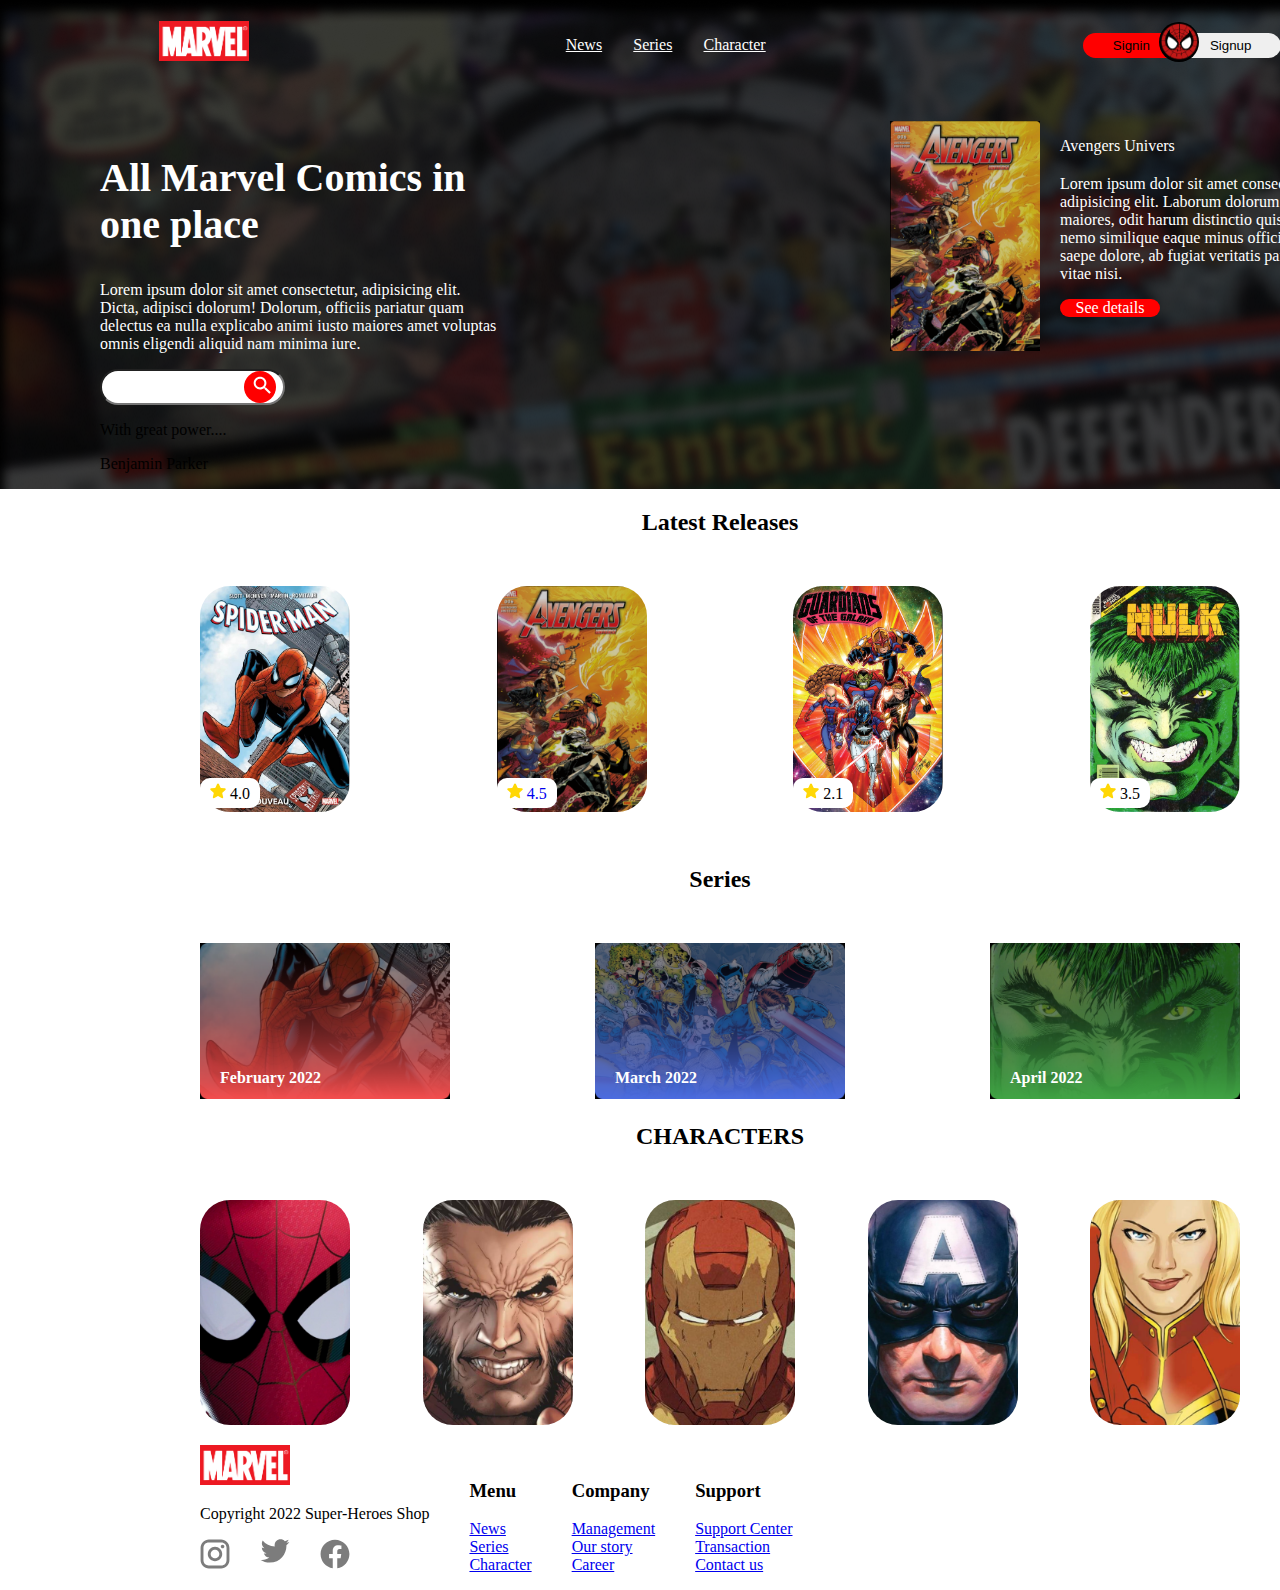
<file: index.html>
<!DOCTYPE html>
<html lang="en">
<head>
    <meta charset="UTF-8">
    <meta http-equiv="X-UA-Compatible" content="IE=edge">
    <meta name="viewport" content="width=device-width, initial-scale=1.0">
    <title>Marvel shop</title>
    <link rel="stylesheet" href="style.css">
</head>
<body>
    <header class="header">
        <nav class="navigation">
            <h1 class="main-title">
                <a href="https://www.google.com/" target="_blank">
                    <img src="images/marvel-logo.png" width="90" height="40" alt="marvel-logo">
                </a>
            </h1>
            <ul class="nav-menu">
                <li>
                    <a class="nav-menu__link" href="#news">News</a>
                </li>
                <li>
                    <a class="nav-menu__link" href="#series">Series</a>
                </li>
                <li>
                    <a class="nav-menu__link" href="#character">Character</a>
                </li>
            </ul>
            <div class="auth-wrapper">
                <button class="signin-button btn">Signin</button>
                <button class="signup-button btn">Signup</button>
                <img class="spider-man-logo" src="./images/spider-man-logo.png" width="40" alt="spider-man-logo">
            </div>
        </nav>
       <div class="header-content__wrapper">
            <div class="header-title__wrapper">
                <h2 class="header-title">All Marvel Comics in one place</h2>
                <p class="header-title__description">Lorem ipsum dolor sit amet consectetur, adipisicing elit. Dicta, adipisci dolorum! Dolorum, officiis pariatur quam delectus ea nulla explicabo animi iusto maiores amet voluptas omnis eligendi aliquid nam minima iure.</p>
                <div class="input__wrapper">
                    <input class="search-input" type="text">
                    <button class="search-button">
                        <img src="images/svg/magnifying-glass.svg" width="25" alt="search icon">
                    </button>
                </div>
                <p>With great power....</p>
                <p>Benjamin Parker</p>
            </div>
            
            <div class="universe__wrapper">
                <img class="universe__image" width="150" height="230" src="images/avengerspng.png" alt="avenger picture">
                <div class="universe__desccription--wrapper">
                    <p class="universe__title">Avengers Univers</p>
                    <p class="universe__description">Lorem ipsum dolor sit amet consectetur adipisicing elit. Laborum dolorum modi maiores, odit harum distinctio quisquam nemo similique eaque minus officia? Eum saepe dolore, ab fugiat veritatis pariatur vitae nisi.</p>
                    <div class="link__wrapper">
                        <a class="universe__link" href="#">See details</a>
                    </div>
                </div>
            </div>
       </div>
    </header>

    <main>
        <section id="news" class="news">
            <h2 class="releases__title">Latest Releases</h2>
            <ul class="releases__wrapper">
                <li class="releases__item">
                    <img class="releases__picture" width="150" height="226" src="images/spider-man.png" alt="spider man release">
                    <div class="rating__wrapper">
                        <img src="images/svg/star.svg" alt="rating star">
                        <span>4.0</span>
                    </div>
                </li>
                
                <li class="releases__item">
                    <a href="./avengers.html">
                    <img class="releases__picture" width="150" height="226" src="images/avengerspng.png" alt="avengers release">
                    <div class="rating__wrapper">
                        <img src="images/svg/star.svg" alt="rating star">
                        <span>4.5</span>
                    </div>
                </a>
                </li class="releases__item">
                <li class="releases__item">
                    <img class="releases__picture" width="150" height="226" src="images/guardians.png" alt="guardians release">
                    <div class="rating__wrapper">
                        <img src="images/svg/star.svg" alt="rating star">
                        <span>2.1</span>
                    </div>
                </li>
                <li class="releases__item">
                    <img class="releases__picture" width="150" height="226" src="images/hulk.png" alt="hulk release">
                    <div class="rating__wrapper">
                        <img src="images/svg/star.svg" alt="rating star">
                        <span>3.5</span>
                    </div>
                </li>
            </ul>
        </section>
        <section id="series">
            <h2 class="series__title">Series</h2>
            <ul class="series__news">
                <li class="series__news--item">
                    <a class="series__link" href="#">
                        <img class="series__picture" width="250" src="images/february.png" alt="february">
                        <p class="series__news--description">February 2022</p>
                    </a>
                </li>
                <li class="series__news--item">
                    <a class="series__link" href="#">
                        <img class="series__picture" width="250" src="images/march.png" alt="march">
                        <p class="series__news--description">March 2022</p>
                    </a>
                </li>
            <li class="series__news--item">
                <a class="series__link" href="#">
                    <img class="series__picture" src="images/april.png" width="250" alt="april">
                    <p class="series__news--description">April 2022</p>
                </a>
            </li>
            </ul>
        </section>
        <section id="character">
            <h2 class="character__title">CHARACTERS</h2>
            <ul class="character__list">
                <li class="character__list--item">
                    <img class="character__image" width="150" src="images\char-spider.png" alt="spider man">
                    <p class="character__description">Spider man</p>
                </li>
                <li class="character__list--item">
                    <img class="character__image" width="150" src="images/char-wolverine.png" alt="wolverine">
                    <p class="character__description">Wolverine</p>
                </li>
                <li class="character__list--item">
                    <img class="character__image" width="150" src="images/char-iron-man.png" alt="iron man">
                    <p class="character__description">Iron man</p>
                </li>
                <li class="character__list--item">
                    <img class="character__image" width="150" src="images/char-captain-america.png" alt="captain america">
                    <p class="character__description">Captain-america</p>
                </li>
                <li class="character__list--item">
                    <img class="character__image" width="150" src="images/char-captain-marvel.png" alt="captain-marvel">
                    <p class="character__description">Captain marvel</p>
                </li>
            </ul>
        </section>
    </main>
    <footer class="footer">
        <div class="social-icon__wrapper">
            <img src="images/marvel-logo.png" width="90" height="40" alt="marvel-logo">
            <p>Copyright 2022 Super-Heroes Shop</p>
            <ul class="social-icon__list">
                <li>
                    <img width="30" src="images/svg/instagram.svg" alt="instagram">
                </li>
                <li>
                    <img width="30" src="images/svg/twitter.svg" alt="twitter">
                </li>
                <li>
                    <img width="30" src="images/svg/facebook.svg" alt="facebook">
                </li>
            </ul>
        </div>
        <ul>
            <h3>Menu</h3>
            <li><a href="#news">News</a></li>
            <li><a href="#series">Series</a></li>
            <li><a href="#character">Character</a></li>
        </ul>
        <ul>
            <h3>Company</h3>
            <li><a href="#">Management</a></li>
            <li><a href="#">Our story</a></li>
            <li><a href="#">Career</a></li>
        </ul>
        <ul>
            <h3>Support</h3>
            <li><a href="#">Support Center</a></li>
            <li><a href="#">Transaction</a></li>
            <li><a href="#">Contact us</a></li>
        </ul>
    </footer>
</body>
</html>
</file>
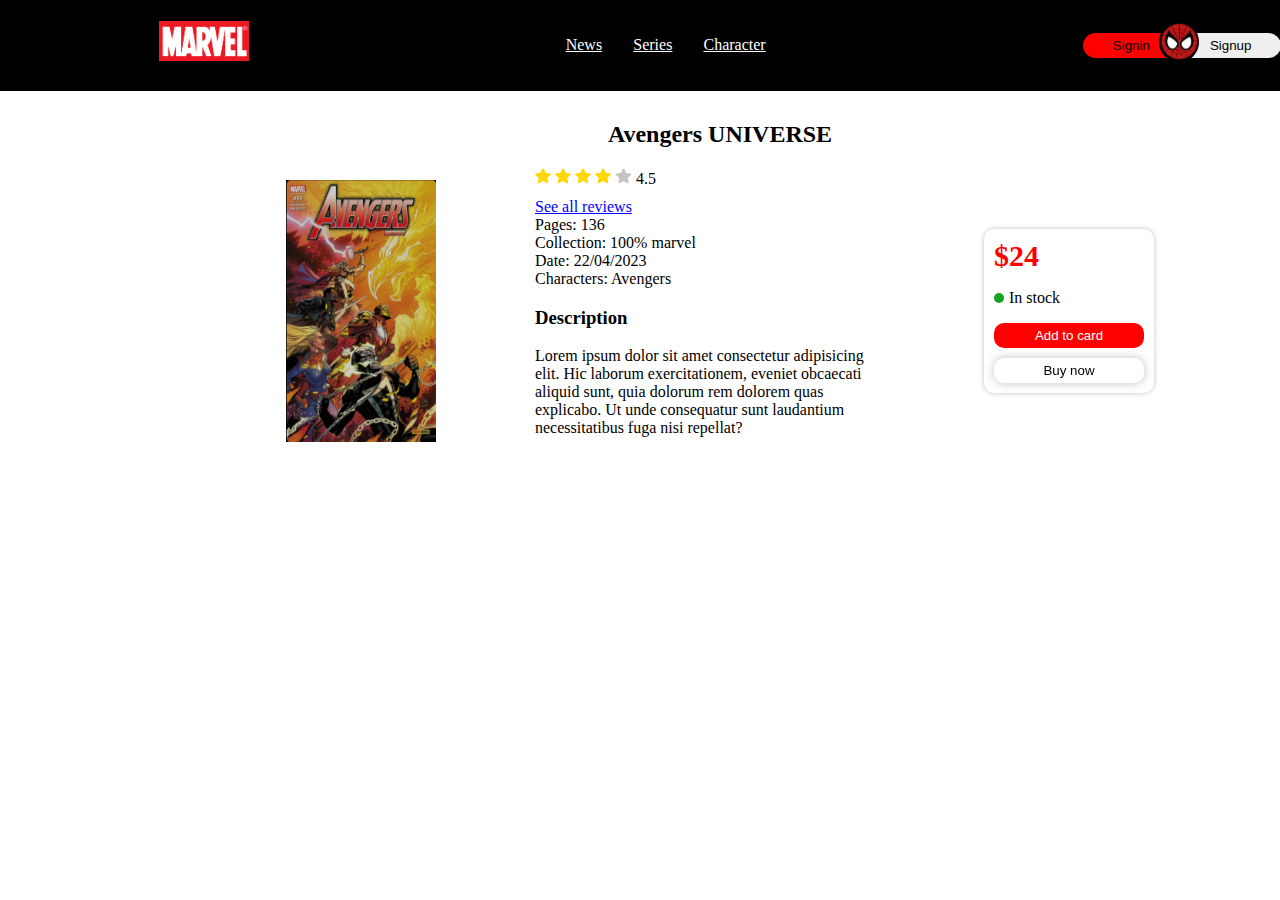
<file: avengers.html>
<!DOCTYPE html>
<html lang="en">
<head>
    <meta charset="UTF-8">
    <meta http-equiv="X-UA-Compatible" content="IE=edge">
    <meta name="viewport" content="width=device-width, initial-scale=1.0">
    <link rel="stylesheet" href="avenger.css">
    <title>Avengers</title>
</head>
<body>
    <header class="header">
        <nav class="navigation">
            <h1 class="main-title">
                <a href="https://www.google.com/" target="_blank">
                    <img src="images/marvel-logo.png" width="90" height="40" alt="marvel-logo">
                </a>
            </h1>
            <ul class="nav-menu">
                <li>
                    <a class="nav-menu__link" href="#news">News</a>
                </li>
                <li>
                    <a class="nav-menu__link" href="#series">Series</a>
                </li>
                <li>
                    <a class="nav-menu__link" href="#character">Character</a>
                </li>
            </ul>
            <div class="auth-wrapper">
                <button class="signin-button btn">Signin</button>
                <button class="signup-button btn">Signup</button>
                <img class="spider-man-logo" src="./images/spider-man-logo.png" width="40" alt="spider-man-logo">
            </div>
        </nav>
    </header>
    <main>
        <section class="main-content">
            <h2 class="avender-universe_title">Avengers UNIVERSE</h2>
            <div class="main-info__wrapper">
                <img src="images/avengerspng.png" width="150" height="262" alt="avenger">
            <div class="info-wrapper">
               <div class="rating-wrapper">
                <img src="./images/svg/star.svg" alt="star">
                <img src="./images/svg/star.svg" alt="star">
                <img src="./images/svg/star.svg" alt="star">
                <img src="./images/svg/star.svg" alt="star">
                <img src="images/svg/empty-star.svg" alt="empty-star">
                <span>4.5</span>
               </div>
               <a href="#" class="link">See all reviews</a>
               <div class="overview-wrapper">
                <p class="row">
                    <span>Pages:</span>
                    <span>136</span>
                </p>
                <p class="row">
                    <span>Collection:</span>
                    <span>100% marvel</span>
                </p>
                <p class="row">
                    <span>Date:</span>
                    <span>22/04/2023</span>
                </p>
                <p class="row">
                    <span>Characters:</span>
                    <span>Avengers</span>
                </p>
               </div>
               <h3>Description</h3>
               <p class="discription">Lorem ipsum dolor sit amet consectetur adipisicing elit. Hic laborum exercitationem, eveniet obcaecati aliquid sunt, quia dolorum rem dolorem quas explicabo. Ut unde consequatur sunt laudantium necessitatibus fuga nisi repellat?</p>
            </div>
            <div class="cart-wrapper">
                <p class="price">$24</p>
                <p class="in-stock">In stock</p>
                <button class="cart-button add-button" >Add to card</button>
                <button class="cart-button buy-button">Buy now</button>
            </div>
            </div>
            
            
        </section>
    </main>
</body>
</html>
</file>
<file: style.css>
body {
    width: 1440px;
    margin: 0 auto;
}

ul {
    list-style: none;
}

.header {
    background-image: url('./images/bg.png');
}

.main-title {
    display: inline;
}

.nav-menu__link  {
    color: white;
}

.navigation {
    display: flex;
    justify-content: space-around;
    margin-bottom: 30px;
}

.header-title__wrapper {
    width: 400px;
}

.header-title {
    color: white;
    font-size: 40px;
}

.header-title__description {
    color: white;
}

.header-content__wrapper {
    padding: 0 100px;
}

.search-button {
    width: 32px;
    height: 32px;
    background-color: red;
    border: none;
    outline: none;
    border-radius: 50%;
}

.search-input {
    height: 30px;
    border-radius: 20px;
}

.nav-menu {
    display: flex;
    width: 200px;
    justify-content: space-between;
    align-items: center;
    padding: 0;
}

.signin-button {
    background-color: red;
}

.btn {
    padding: 5px 30px;
    border: none;
    outline: none;
    border-radius: 20px;
    cursor: pointer;
}

.spider-man-logo {
    position: absolute;
    top: 22px;
    right: 82px;
    border-radius: 50%;
}

.auth-wrapper {
    position: relative;
    display: flex;
    justify-content: center;
    align-items: center;
}

.header-content__wrapper {
    display: flex;
    justify-content: space-between;
}

.universe__description {
    color: white;
    width: 280px;
}

.universe__wrapper {
    display: flex;
}

.universe__title {
    color: white;
    margin-bottom: 20px;
}

.universe__image {
    margin-right: 20px;
}

.universe__link {
    color: white;
    text-decoration: none;
}

.link__wrapper {
    width: 100px;
    background-color: red;
    border-radius: 20px;
    text-align: center;
}

.input__wrapper {
    position: relative;
}

.search-button {
    position: absolute;
    top: 2px;
    left: 144px;
    cursor: pointer;
}

.releases__title,
.series__title,
.character__title {
    text-align: center;
    margin-bottom: 50px;
}

.releases__wrapper,
.series__news,
.character__list {
    display: flex;
    padding: 0 200px;
    justify-content: space-between;
}

.releases__picture {
    border-radius: 30px;
}

.releases__item {
    position: relative;
}

.rating__wrapper {
    position: absolute;
    bottom: 8px;
    left: 0;
    background-color: white;
    padding: 5px 10px;
    border-radius: 10px;
}

.news {
    margin-bottom: 50px;
}

.series__news--item {
    position: relative;
}

.series__news--description {
    position: absolute;
    left: 20px;
    bottom: 0;
    color: white;
    font-weight: 700;
}

.series__pictuffre {
    border-radius: 10px;
}

.character__description {
    display: none;
    position: absolute;
    bottom: 15px;
    width: 150px;
    background-color: rgba(0, 0, 0, 0.3);
    color: white;
    padding: 10px 0;
    text-align: center;
    border-radius: 30px;
    margin: 0;
}

.character__image {
    border-radius: 30px;
}

.character__list--item {
    position: relative;
}

.character__list--item:hover > .character__description {
    display: block;
}

.footer {
    display: flex;
    padding: 0 200px;
}

.social-icon__list {
    display: flex;
    justify-content: space-between;
    width: 150px;
    padding: 0;
}

.footer-menu {
    display: flex;
    flex-direction: column;
}
</file>
<file: avenger.css>
body {
    width: 1440px;
    margin: 0 auto;
}

.navigation {
    display: flex;
    justify-content: space-around;
    margin-bottom: 30px;
    background-color: black;
}

.main-title {
    display: inline;
}

.nav-menu {
    display: flex;
    width: 200px;
    justify-content: space-between;
    align-items: center;
    padding: 0;

}

.nav-menu__link {
    color: white;
}

.auth-wrapper {
    position: relative;
    display: flex;
    justify-content: center;
    align-items: center;
}

.signin-button {
    background-color: red;
}

.btn {
    padding: 5px 30px;
    border: none;
    outline: none;
    border-radius: 20px;
    cursor: pointer;
}

.spider-man-logo {
    position: absolute;
    top: 22px;
    right: 82px;
    border-radius: 50%;
}

.main-info__wrapper {
    display: flex;
    justify-content: space-between;
    width: 70%;
    align-items: center;
    margin: 0 auto;
}

.overview-wrapper {
    display: flex;
    flex-direction: column;
    width: 200px;
}

.row {
    margin: 0px;
}

.rating-wrapper {
    margin-bottom: 10px;
}

.link {
    margin-bottom: 20px;
    color: blue;
}

.main-content {
    padding: 0 100px;
}

.cart-button {
    padding: 5px 10px;
    width: 150px;
    border-radius: 10px;
    outline: none;
}

.add-button {
    border: none;
    background-color: red;
    color: white;
    margin-bottom: 10px;
}

.buy-button {
    filter: drop-shadow(0px 0px 5px rgba(0, 0, 0, 0.25));
    background-color: white;
    border: none;
}

.price {
    color: red;
    font-size: 30px;
    font-weight: 600;
    margin: 0;
}

.cart-wrapper {
    box-shadow: 0px 0px 5px rgba(0, 0, 0, 0.25);
    padding: 10px;
    border-radius: 10px;
    display: flex;
    flex-direction: column;
}

.in-stock {
    position: relative;
    padding-left: 15px;
}

.in-stock::before {
    content: "";
    position: absolute;
    width: 10px;
    height: 10px;
    top: 4px;
    left: 0;
    background: #12A320;
    border-radius: 50%;
}

.discription {
    width: 350px;
}

.avender-universe_title {
    text-align: center;
}
</file>
